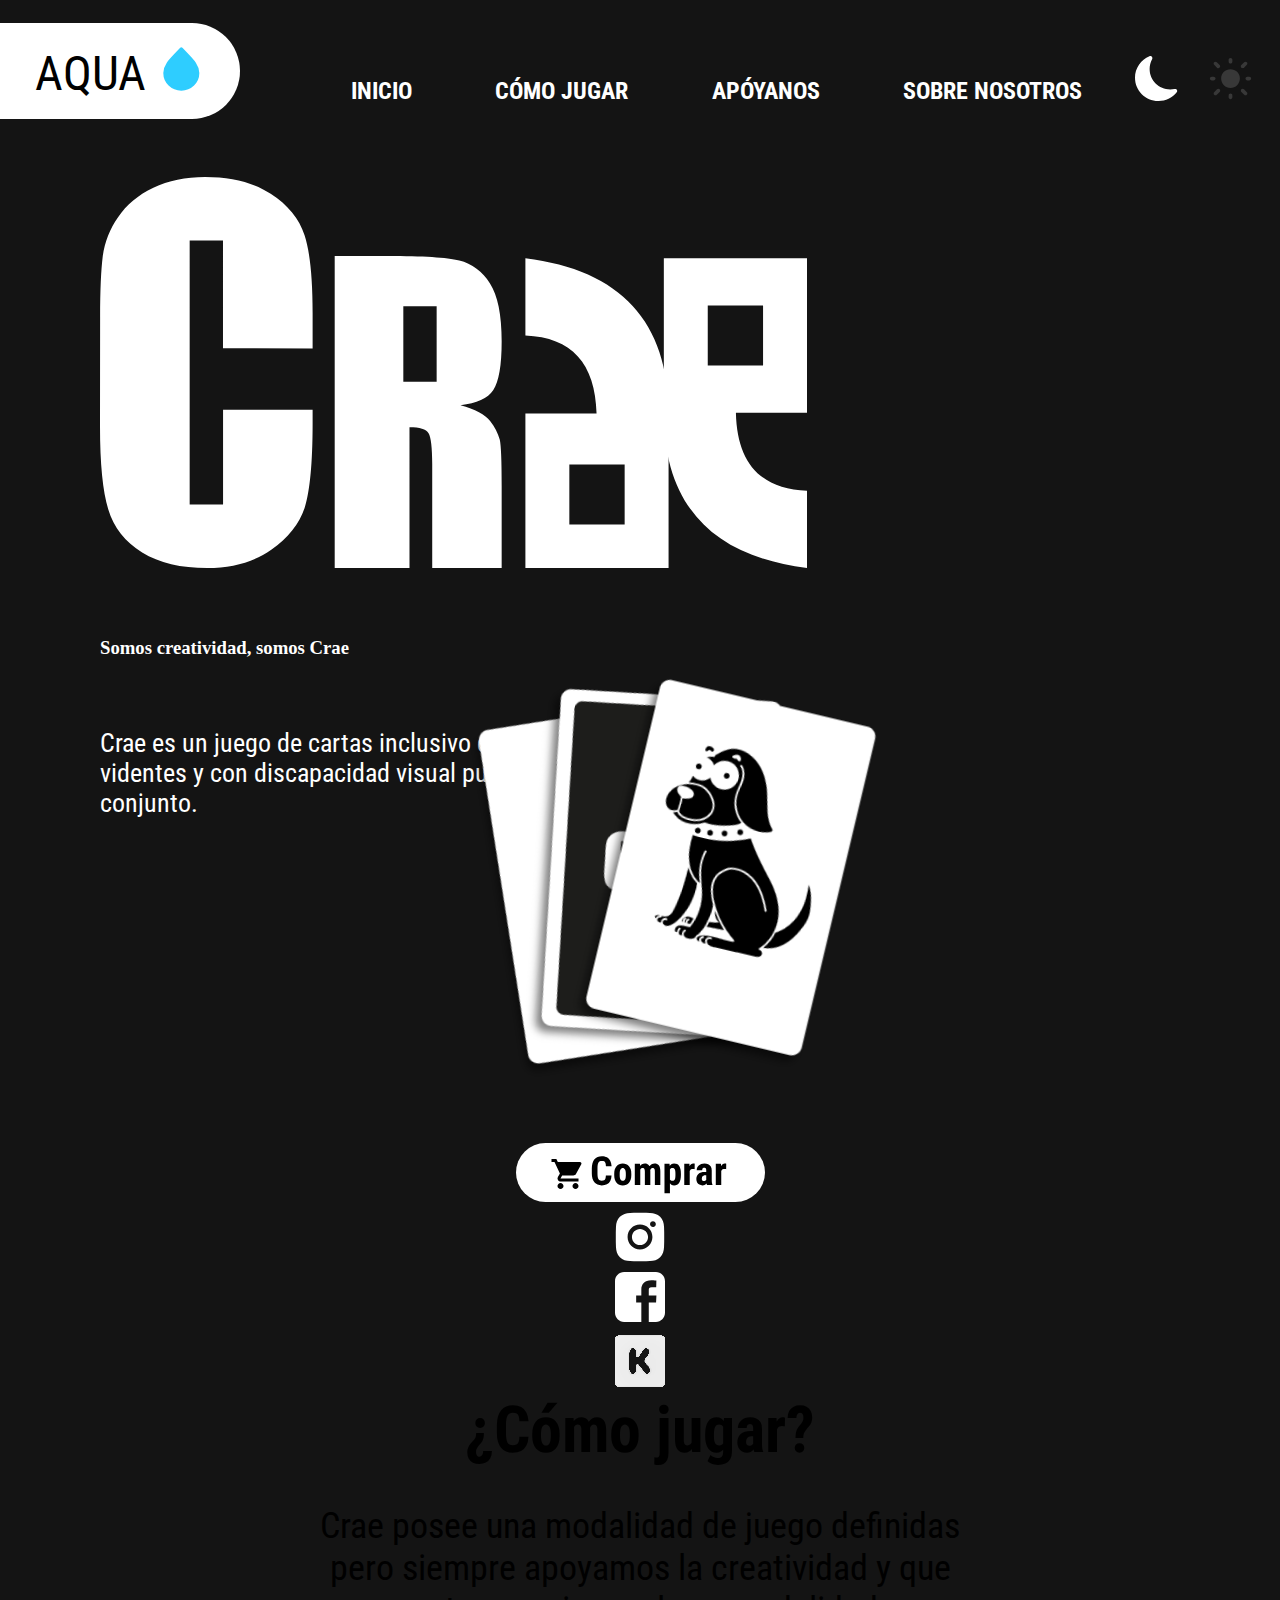
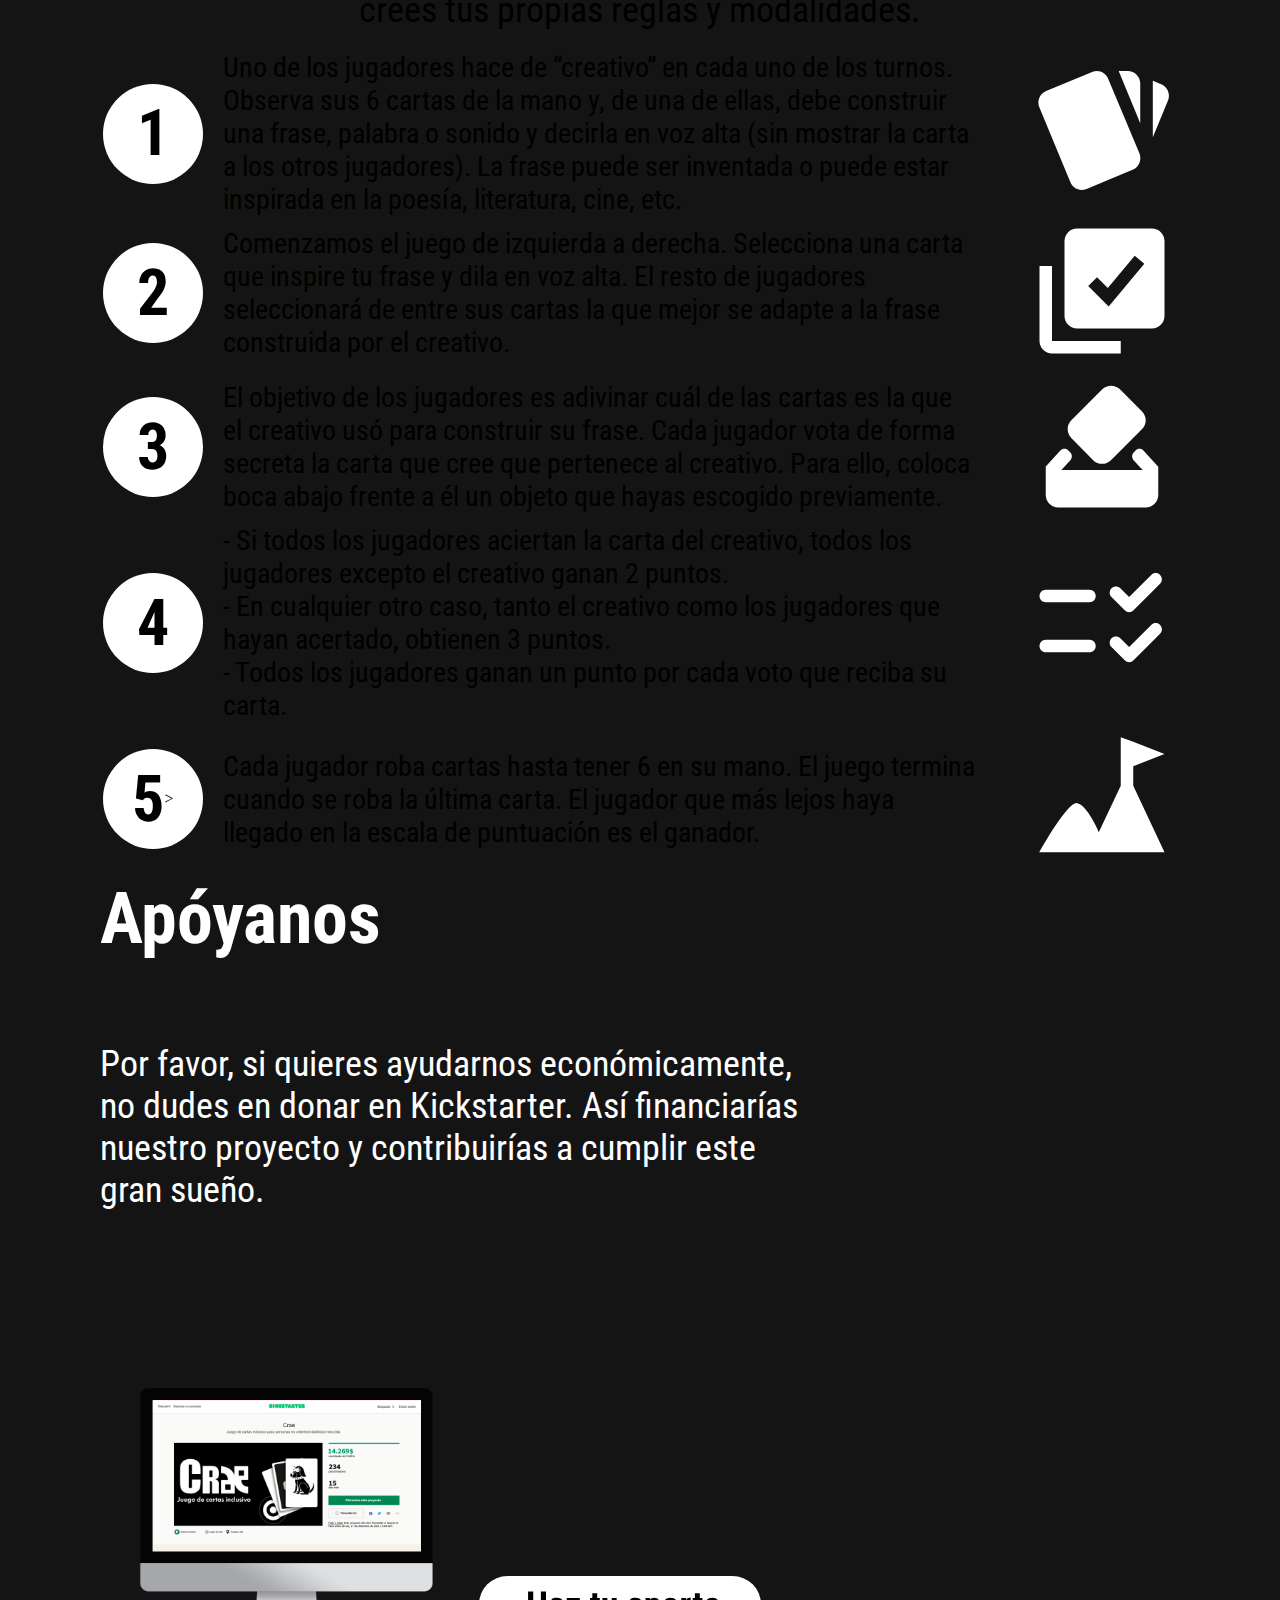
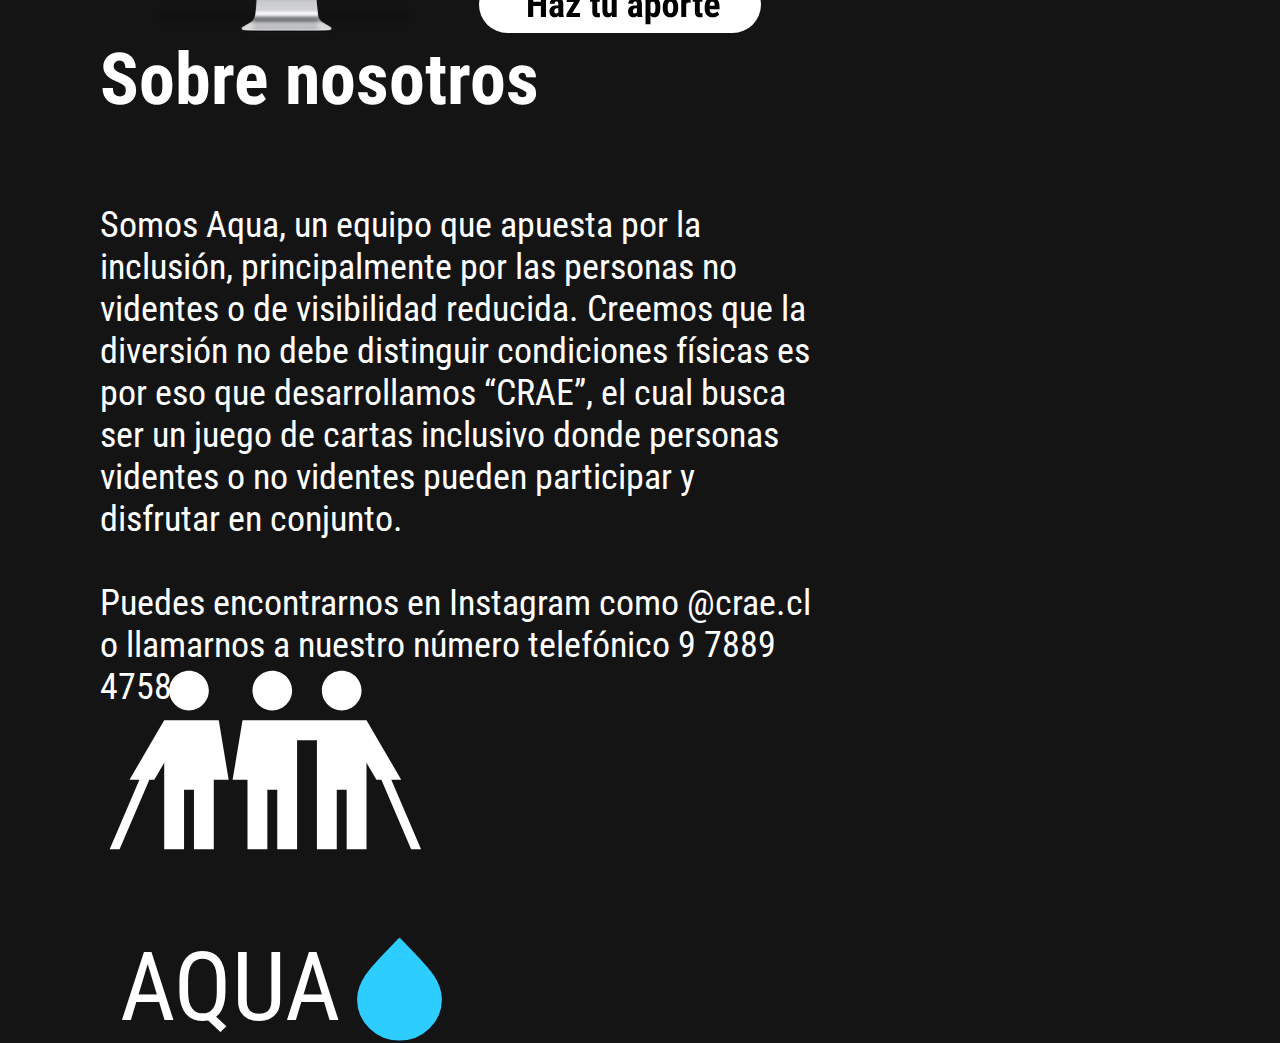
<file: index.html>
<!DOCTYPE html>
<html lang="es">
<head>
    <meta charset="UTF-8">
    <meta name="viewport" content="width=device-width, initial-scale=1.0">
    <title>Examen</title>
    <link rel="stylesheet" href="css/style.css">
</head>
<body>
    <header>
        <section class="header-container">
            <article class="logo-container">
                <p>AQUA</p>
                <img src="section_inicio/storade/img/icon_water.svg" alt="Logo Agua">
            </article>
            <nav class="container_menu">
                <a href="#inicio">INICIO</a>
                <a href="#container_comojugar">CÓMO JUGAR</a>
                <a href="#container_apoyanos">APÓYANOS</a>
                <a href="#container_sobrenosotros">SOBRE NOSOTROS</a>
            </nav>
            <article class="container_mood ">
                <img src="section_inicio/storade/img/icon_moon.svg" alt="Modo oscuro">
                <img src="section_inicio/storade/img/icon_sol.svg" alt="Modo claro">
            </article>
        </section>
    </header>
    
    <main>
        <!-- Sección Inicio -->
        <section id="container_inicio">
            <article class="container_text ">
                <img src="section_inicio/storade/img/text_main.svg" alt="Texto principal">
                <h3>Somos creatividad, somos Crae</h3>
                <p>Crae es un juego de cartas inclusivo donde personas videntes, no videntes y con discapacidad visual pueden participar y disfrutar en conjunto.</p>
            </article>
            <article class="container_img_inicio">
                <img src="section_inicio/storade/img/img_dogs.svg" alt="Imagen del juego">
                <a href="#"><img src="section_inicio/storade/img/button_shop.svg" alt="Botón comprar"></a>
            </article>
            <article class="container_redes">
                <a href="#"><img src="section_inicio/storade/img/icon_Insta.svg" alt="Instagram"></a>
                <a href="#"><img src="section_inicio/storade/img/icon_face.svg" alt="Facebook"></a>
                <a href="#"><img src="section_inicio/storade/img/icon_kick.svg" alt="Kickstarter"></a>
            </article>
        </section>
        
        <!-- Sección Cómo Jugar -->
        <section id="container_comojugar">
            <article class="container_title">
                <h1>¿Cómo jugar?</h1>
                <p>Crae posee una modalidad de juego definidas pero siempre apoyamos la creatividad y que crees tus propias reglas y modalidades.</p>
            </article>
            <article class="reglas">
                <div class="icon_reglas">
                    <h1>1</h1>
                </div>
                <div class="text_reglas">
                    <p>Uno de los jugadores hace de “creativo” en cada uno de los turnos. Observa sus 6 cartas de la mano y, de una de ellas, debe construir una frase, palabra o sonido y decirla en voz alta (sin mostrar la carta a los otros jugadores). La frase puede ser inventada o puede estar inspirada en la poesía, literatura, cine, etc. 
                    </p>
                </div>
                <div class="img_reglas">
                    <img src="section_como_jugar/storade/img/card_option1.svg">
                </div>
            </article>
            <article class="reglas">
                <div class="icon_reglas">
                    <h1>2</h1>
                </div>
                <div class="text_reglas">
                    <p>Comenzamos el juego de izquierda a derecha. Selecciona una carta que inspire tu frase y dila en voz alta. El resto de jugadores seleccionará de entre sus cartas la que mejor se adapte a la frase construida por el creativo.
                    </p>
                </div>
                <div class="img_reglas">
                    <img src="section_como_jugar/storade/img/card_option2.svg">
                </div>
            </article>
            <article class="reglas">
                <div class="icon_reglas">
                    <h1>3</h1>
                </div>
                <div class="text_reglas">
                    <p>El objetivo de los jugadores es adivinar cuál de las cartas es la que el creativo usó para construir su frase. Cada jugador vota de forma secreta la carta que cree que pertenece al creativo. Para ello, coloca boca abajo frente a él un objeto que hayas escogido previamente. 
                    </p>
                </div>
                <div class="img_reglas">
                    <img src="section_como_jugar/storade/img/card_option3.svg">
                </div>
            </article>
            <article class="reglas">
                <div class="icon_reglas">
                    <h1>4</h1>
                </div>
                <div class="text_reglas">
                    <p>- Si todos los jugadores aciertan la carta del creativo, todos los jugadores excepto el creativo ganan 2 puntos.
                        <br> 
                        - En cualquier otro caso, tanto el creativo como los jugadores que hayan acertado, obtienen 3 puntos. 
                        <br>
                        - Todos los jugadores ganan un punto por cada voto que reciba su carta. 
                    </p>
                </div>
                <div class="img_reglas">
                    <img src="section_como_jugar/storade/img/card_option4.svg">
                </div>
            </article>
            <article class="reglas">
                <div class="icon_reglas">
                    <h1>5</h1>>
                </div>
                <div class="text_reglas">
                    <p>Cada jugador roba cartas hasta tener 6 en su mano. El juego termina cuando se roba la última carta. El jugador que más lejos haya llegado en la escala de puntuación es el ganador.
                    </p>
                </div>
                <div class="img_reglas">
                    <img src="section_como_jugar/storade/img/card_option5.svg">
                </div>
            </article>
        </section>
        
        <!-- Sección Apóyanos -->
        <section id="container_apoyanos">
            <article class="container_text">
                <p>Apóyanos</p>
                <p>Por favor, si quieres ayudarnos económicamente, no dudes en donar en Kickstarter.
                    Así financiarías nuestro proyecto y contribuirías a cumplir este gran sueño.</p>
            </article>
            <article class="container_img_apoyanos">
                <img src="section_apoyanos/storade/img/img_computer.svg">
                <a href="#"><img src="section_apoyanos/storade/img/button_haztuaporte.svg"></a>
            </article>
        </section>
        
        <!-- Sección Sobre Nosotros -->
        <section id="container_sobrenosotros">
            <article class="container_text">
                <p>Sobre nosotros</p>
                <p>Somos Aqua, un equipo que apuesta por la inclusión, principalmente por las personas no videntes o de visibilidad reducida.
                    Creemos que la diversión no debe distinguir condiciones físicas es por eso que desarrollamos “CRAE”, el cual busca ser un juego de cartas inclusivo donde personas videntes o no videntes pueden participar y disfrutar en conjunto.
                    <br>
                    <br>
                    Puedes encontrarnos en Instagram como @crae.cl o llamarnos a nuestro número telefónico 9 7889 4758.
                    </p>
            </article>
            <article class="container_img">
                <div class="img_main">
                    <img src="section_sobre_nosotros/storade/img/img1.svg">
                    <img src="section_sobre_nosotros/storade/img/img2.svg">
                </div>
                <div class="text_img">
                    <p>AQUA</p>
                    <img src="section_sobre_nosotros/storade/img/icon_water.svg">
                </div>
            </article>

        </section>
    </main>
</body>
</html>
</file>
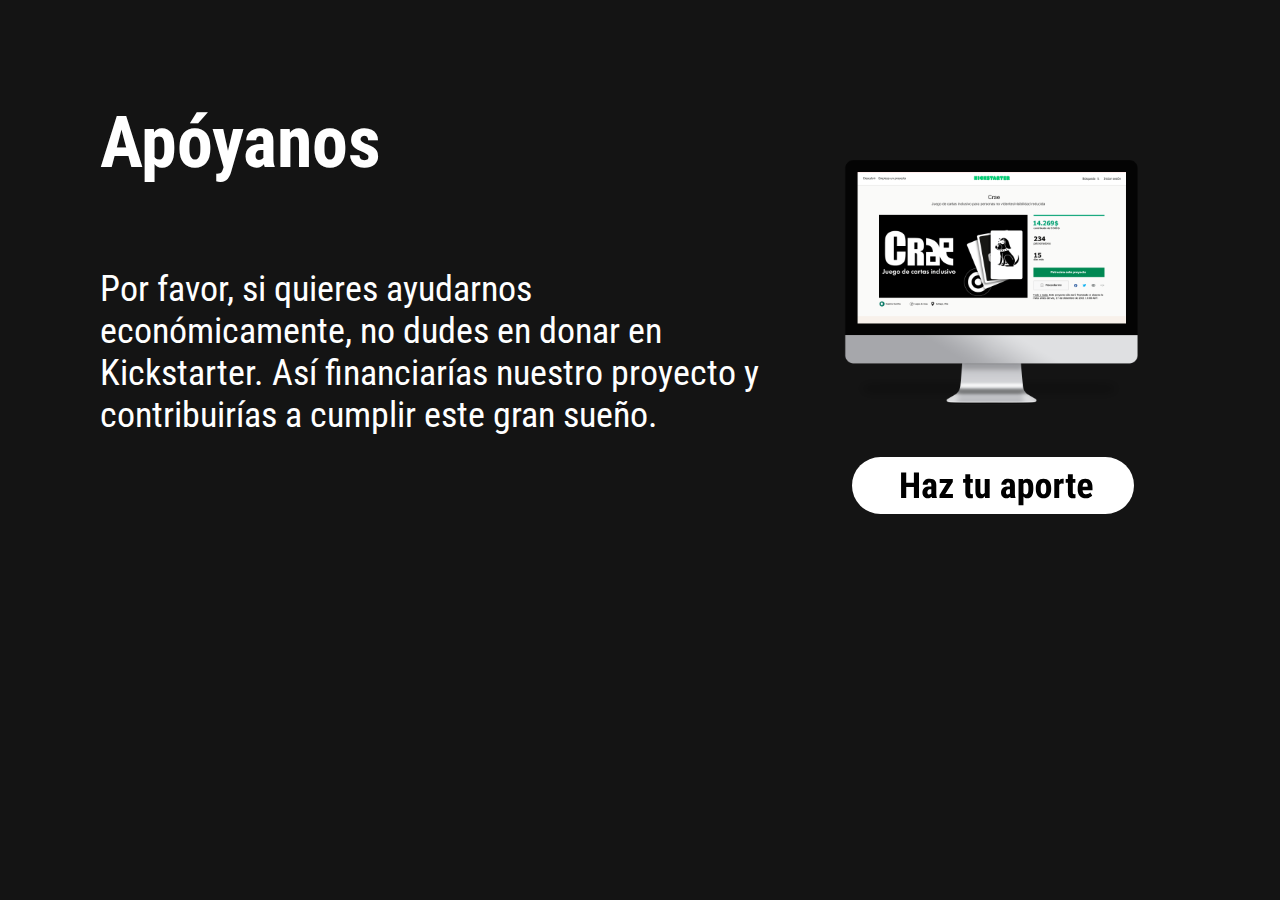
<file: section_apoyanos/index.html>
<!DOCTYPE html>
<html lang="en">
<head>
    <meta charset="UTF-8">
    <meta name="viewport" content="width=device-width, initial-scale=1.0">
    <title>Document</title>
    <link rel="stylesheet" href="css/style.css">
</head>
<body>
    <main>
        <section class="container_apoyanos">
            <article class="container_text">
                <p>Apóyanos</p>
                <p>Por favor, si quieres ayudarnos económicamente, no dudes en donar en Kickstarter.
                    Así financiarías nuestro proyecto y contribuirías a cumplir este gran sueño.</p>
            </article>
            <article class="container_img">
                <img src="storade/img/img_computer.svg">
                <a href="#"><img src="storade/img/button_haztuaporte.svg"></a>
            </article>
        </section>
    </main>
</body>
</html>
</file>
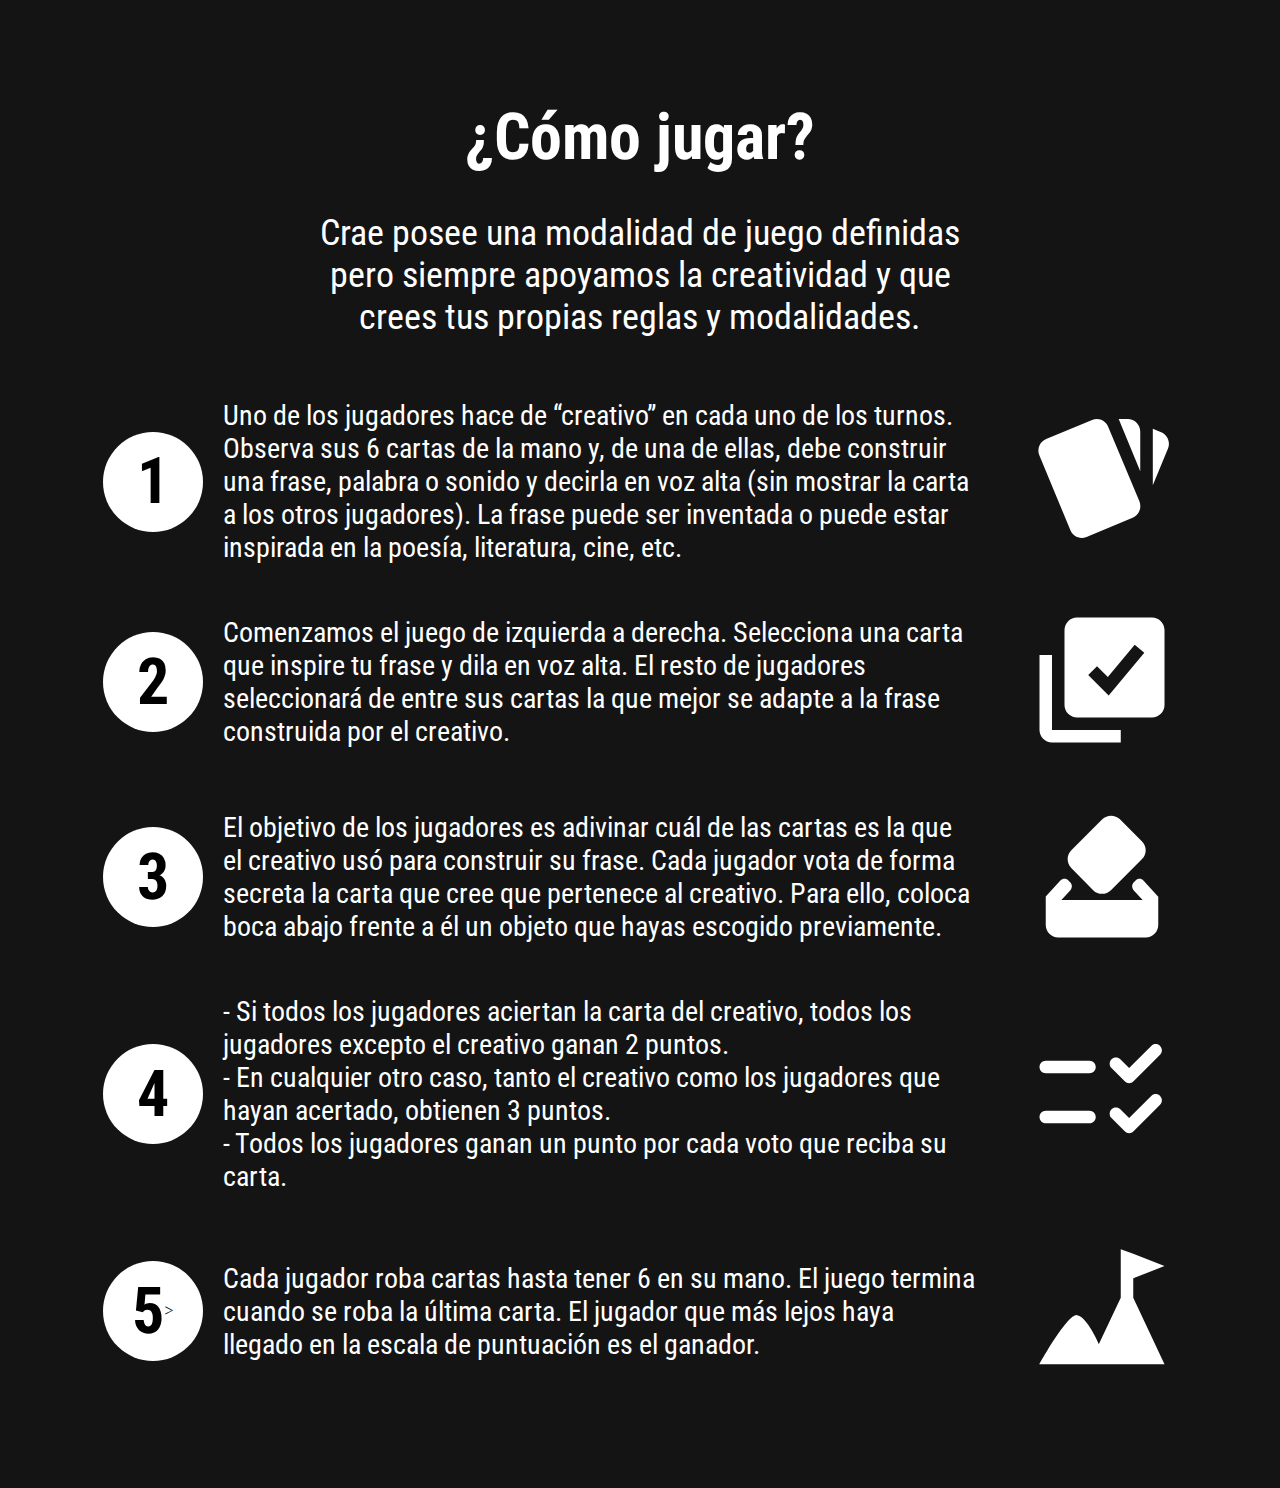
<file: section_como_jugar/index.html>
<!DOCTYPE html>
<html lang="en">
<head>
    <meta charset="UTF-8">
    <meta name="viewport" content="width=device-width, initial-scale=1.0">
    <title>Document</title>
    <link rel="stylesheet" href="css/style.css">
</head>
<body>
    <main>
        <section class="container_comojugar">
            <article class="container_title">
                <h1>¿Cómo jugar?</h1>
                <p>Crae posee una modalidad de juego definidas pero siempre apoyamos la creatividad y que crees tus propias reglas y modalidades.</p>
            </article>
            <article class="reglas">
                <div class="icon_reglas">
                    <h1>1</h1>
                </div>
                <div class="text_reglas">
                    <p>Uno de los jugadores hace de “creativo” en cada uno de los turnos. Observa sus 6 cartas de la mano y, de una de ellas, debe construir una frase, palabra o sonido y decirla en voz alta (sin mostrar la carta a los otros jugadores). La frase puede ser inventada o puede estar inspirada en la poesía, literatura, cine, etc. 
                    </p>
                </div>
                <div class="img_reglas">
                    <img src="storade/img/card_option1.svg">
                </div>
            </article>
            <article class="reglas">
                <div class="icon_reglas">
                    <h1>2</h1>
                </div>
                <div class="text_reglas">
                    <p>Comenzamos el juego de izquierda a derecha. Selecciona una carta que inspire tu frase y dila en voz alta. El resto de jugadores seleccionará de entre sus cartas la que mejor se adapte a la frase construida por el creativo.
                    </p>
                </div>
                <div class="img_reglas">
                    <img src="storade/img/card_option2.svg">
                </div>
            </article>
            <article class="reglas">
                <div class="icon_reglas">
                    <h1>3</h1>
                </div>
                <div class="text_reglas">
                    <p>El objetivo de los jugadores es adivinar cuál de las cartas es la que el creativo usó para construir su frase. Cada jugador vota de forma secreta la carta que cree que pertenece al creativo. Para ello, coloca boca abajo frente a él un objeto que hayas escogido previamente. 
                    </p>
                </div>
                <div class="img_reglas">
                    <img src="storade/img/card_option3.svg">
                </div>
            </article>
            <article class="reglas">
                <div class="icon_reglas">
                    <h1>4</h1>
                </div>
                <div class="text_reglas">
                    <p>- Si todos los jugadores aciertan la carta del creativo, todos los jugadores excepto el creativo ganan 2 puntos.
                        <br> 
                        - En cualquier otro caso, tanto el creativo como los jugadores que hayan acertado, obtienen 3 puntos. 
                        <br>
                        - Todos los jugadores ganan un punto por cada voto que reciba su carta. 
                    </p>
                </div>
                <div class="img_reglas">
                    <img src="storade/img/card_option4.svg">
                </div>
            </article>
            <article class="reglas">
                <div class="icon_reglas">
                    <h1>5</h1>>
                </div>
                <div class="text_reglas">
                    <p>Cada jugador roba cartas hasta tener 6 en su mano. El juego termina cuando se roba la última carta. El jugador que más lejos haya llegado en la escala de puntuación es el ganador.
                    </p>
                </div>
                <div class="img_reglas">
                    <img src="storade/img/card_option5.svg">
                </div>
            </article>
        </section>
    </main>
</body>
</html>
</file>
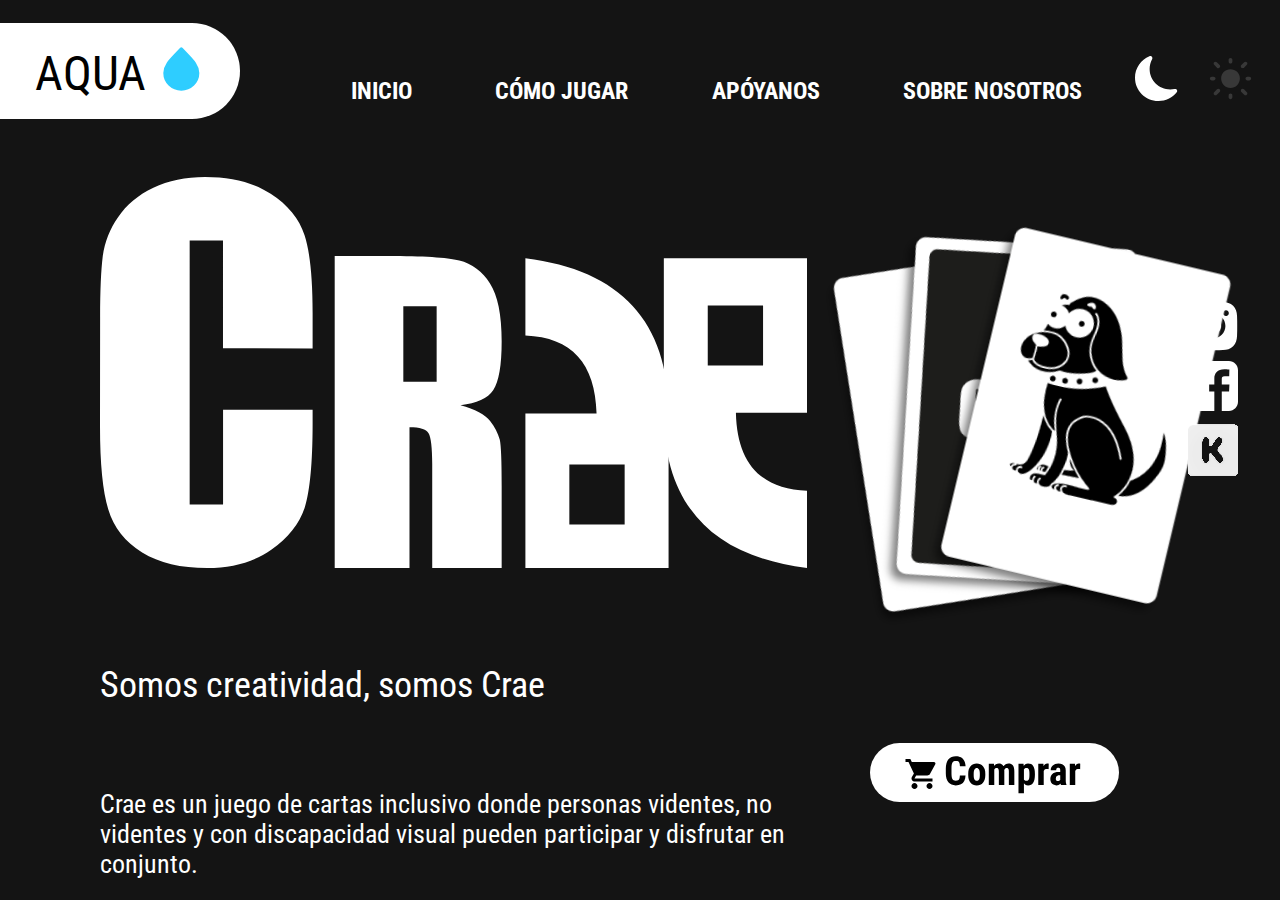
<file: section_inicio/index.html>
<!DOCTYPE html>
<html lang="en">
<head>
    <meta charset="UTF-8">
    <meta name="viewport" content="width=device-width, initial-scale=1.0">
    <title>Document</title>
    <link rel="stylesheet" href="css/style.css">
</head>
<body>
    <header>
        <section class="containerheader">
            <article class="container_aqua">
                <p>AQUA</p>
                <img src="storade/img/icon_water.svg">
            </article>
            <article class="container_menu">
                <a href="#"><p>INICIO</p></a>
                <a href="#"><p>CÓMO JUGAR</p></a>
                <a href="#"><p>APÓYANOS</p></a>
                <a href="#"><p>SOBRE NOSOTROS</p></a>
            </article>
            <article class="container_mood">
                <img src="storade/img/icon_moon.svg">
                <img src="storade/img/icon_sol.svg">
            </article>
        </section>
    </header>
    <main>
        <section class="container_inicio">
            <article class="container_text">
                <img src="storade/img/text_main.svg">
                <p>Somos creatividad, somos Crae</p>
                <p>Crae es un juego de cartas inclusivo donde personas videntes, no videntes y con discapacidad visual pueden participar y disfrutar en conjunto.</p>
            </article>
            <article class="container_img">
                <img src="storade/img/img_dogs.svg">

                    <a href="#"><img src="storade/img/button_shop.svg"></a>
            </article>
            <article class="container_redes">
                <a href=""><img src="storade/img/icon_Insta.svg"></a>
                <a href=""><img src="storade/img/icon_face.svg"></a>
                <a href=""><img src="storade/img/icon_kick.svg"></a>
                
            </article>
        </section>
    </main>
</body>
</html>
</file>
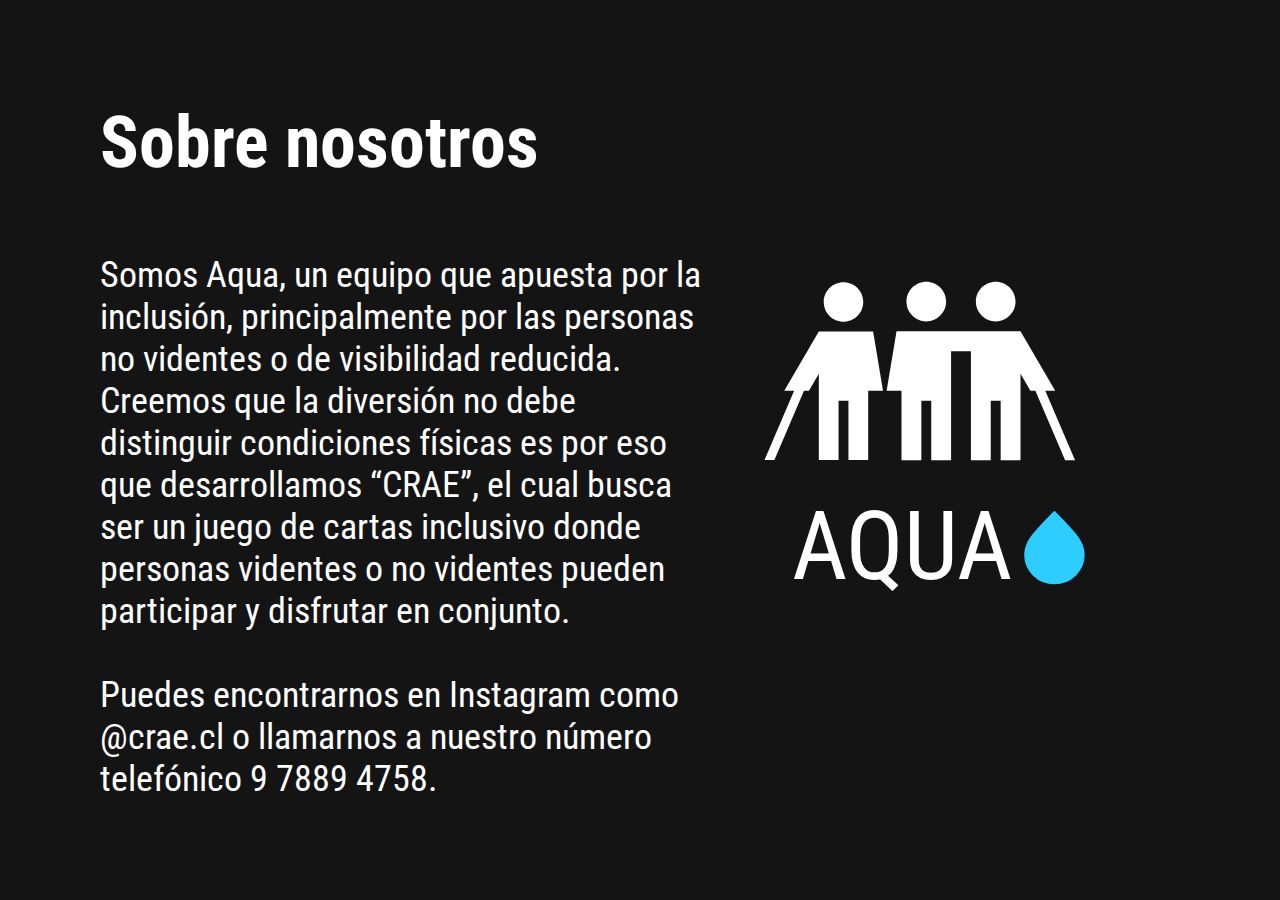
<file: section_sobre_nosotros/index.html>
<!DOCTYPE html>
<html lang="en">
<head>
    <meta charset="UTF-8">
    <meta name="viewport" content="width=device-width, initial-scale=1.0">
    <title>Document</title>
    <link rel="stylesheet" href="css/style.css">
</head>
<body>
    <main>
        <section class="container_sobrenosotros">
            <article class="container_text">
                <p>Sobre nosotros</p>
                <p>Somos Aqua, un equipo que apuesta por la inclusión, principalmente por las personas no videntes o de visibilidad reducida.
                    Creemos que la diversión no debe distinguir condiciones físicas es por eso que desarrollamos “CRAE”, el cual busca ser un juego de cartas inclusivo donde personas videntes o no videntes pueden participar y disfrutar en conjunto.
                    <br>
                    <br>
                    Puedes encontrarnos en Instagram como @crae.cl o llamarnos a nuestro número telefónico 9 7889 4758.
                    </p>
            </article>
            <article class="container_img">
                <div class="img_main">
                    <img src="storade/img/img1.svg">
                    <img src="storade/img/img2.svg">
                </div>
                <div class="text_img">
                    <p>AQUA</p>
                    <img src="storade/img/icon_water.svg">
                </div>
            </article>

        </section>
    </main>
</body>
</html>
</file>
<file: css/style.css>
@import url(variables.css);
*{

    margin: 0;
    padding: 0;
    box-sizing: border-box;
}
body{
    background: var(--color-fond);
    width: 100%;
    height: 4100px;
}

/* HEADER */
.header-container{
    display: flex;
    width: 100%;
    height: 141px;
    padding-right: 27px;
    align-items: center;
    justify-content: space-between;
}
.logo-container {
    position: relative;
    left: -58px;
    background: var(--color-1);
    color: var(--color-2);
    width: 298px;
    height: 96px;
    display: flex;
    flex-direction: row;
    gap: 11px;
    padding-top: 22px;
    padding-bottom: 28px;
    padding-left: 93px;
    padding-right: 48px;
    border-radius: 48px;
    p{
        font-family: "RobotoCondensed-Regular";
        font-size: 48px;
    }
}
.container_menu {
    width: 732px;
    height: 38px;
    margin-top: 50px;
    display: flex;
    flex-direction: row;
    justify-content: space-between;
    a{
        text-decoration: none;
        color: var(--color-1);
        font-family: "RobotoCondensed-Bold";
            font-size: 24px;
    
    }

}
.container_mood {
    margin-top: 16px;
    height: 45px;
    gap: 28px;
    display: flex;
    flex-direction: row;

}

/* SECTION INICIO */
main{
    padding: 36px 100px;
    width: 100%;
}
.container_inicio {
    display: flex;
    width: 100%;
    justify-content: space-between;
}
.container_text {
    display: flex;
    width: 707px;
    flex-direction: column;
    gap: 13px;
    color: var(--color-1);
    img:nth-child(1){
        width: 707px;
        height: 391px;
    }
    p:nth-child(2){
        margin-top: 13px;
        font-family: "RobotoCondensed-Bold";
        font-size: 56.4px;
    }
    p:nth-child(3){
        font-family: "RobotoCondensed-Regular";
        font-size: 26px;
    }
}
.container_img_inicio {
    display: flex;
    flex-direction: column;
    align-items: center;

}
.container_redes {
    display: flex;
    flex-direction: column;
    align-items: center;
    justify-content: end;
    gap: 8px;

    a:nth-child(2){
        margin-top: -8px;
    }

}

/* SECTION COMO JUGAR */

.container_comojugar {
    display: flex;
    flex-direction: column;
    color: var(--color-1);
    gap: 41px;
    margin-top: 200px;
}
.container_title {
    display: flex;
    flex-direction: column;
    justify-content: center;
    align-items: center;
    text-align: center;
    gap: 41px;
    h1{
        width: 363px;
        height: 71px;
        font-family: "RobotoCondensed-Bold";
        font-size: 64px;
    }
    p{
        width: 654px;
        height: 146px;
        font-family: "RobotoCondensed-Regular";
        font-size: 36px;
    }
}
.reglas {
    display: flex;
    flex-direction: row;
    gap: 52px;
    align-items: center;
    justify-content: center;
}
.icon_reglas {
    display: flex;
    background: var(--color-1);
    width: 100px;
    height: 100px;
    align-items: center;
    justify-content: center;
    color: var(--color-2);
    border-radius: 50%;
    h1{
        font-family: "RobotoCondensed-Bold";
        font-size: 64px;
    }
}
.text_reglas{
    display: flex;
    width: 752px;
    margin-left: -32px;
    p{
        font-family: "RobotoCondensed-Regular";
        font-size: 28px;
    }
}

.img_reglas {
    img{
        width: 150px;
        height: 150px;
    }
}

/* SECTION APOYANOS */

.container_apoyanos {
    display: flex;
    justify-content: space-between;
    width: 100%;
    margin-top: 212px;
}
.container_text {
    display: flex;
    flex-direction: column;
    width: 751px;
    height: 184px;
    gap: 83px;
    color: var(--color-1);
    p:nth-child(1){
        font-family: "RobotoCondensed-Bold";
        font-size: 72px;
    }
    p:nth-child(2){
        font-family: "RobotoCondensed-Regular";
        font-size: 36px;
    }
}
.container_img {
    display: flex;
    flex-direction: column;
    align-items: center;
    width: 375px;
    height: 305px;
    gap: 52px;

    a{
        margin-top: 50px;
    }
}

/* SECTION SOBRE NOSOTROS */

.container_sobrenosotros {
    display: flex;
    justify-content: space-between;
    margin-top: 279px;
}
.container_text {
    display: flex;
    flex-direction: column;
    width: 713px;
    height: 452px;
    gap: 69px;
    color: var(--color-1);
    p:nth-child(1){
        font-family: "RobotoCondensed-Bold";
        font-size: 72px;
    }
    p:nth-child(2){
        font-family: "RobotoCondensed-Regular";
        font-size: 36px;
    }
}
.container_img {
    display: flex;
    flex-direction: column;
    align-items: center;
    margin-top: 152px;
    p{
        font-family: "RobotoCondensed-Regular";
        font-size: 96px;
        color: var(--color-1);
    }
}
.img_main {
    display: flex;
    img:nth-child(1){
        position: relative;
        right: -20px;
    }
    img:nth-child(2){
        position: relative;
        left: -100px;
    }


}
.text_img {
    display: flex;
    flex-direction: row;
}
</file>
<file: section_apoyanos/css/style.css>
@import url(variables.css);
*{

    margin: 0;
    padding: 0;
    box-sizing: border-box;
}
body{
    background: var(--color-fond);
}
main{
    padding: 100px;
}
.container_apoyanos {
    display: flex;
    gap: 37px;
    width: 100%;
}
.container_text {
    display: flex;
    flex-direction: column;
    width: 751px;
    height: 184px;
    gap: 83px;
    color: var(--color-1);
    p:nth-child(1){
        font-family: "RobotoCondensed-Bold";
        font-size: 72px;
    }
    p:nth-child(2){
        font-family: "RobotoCondensed-Regular";
        font-size: 36px;
    }
}
.container_img {
    display: flex;
    flex-direction: column;
    align-items: center;
    width: 375px;
    height: 305px;
    gap: 52px;
}
</file>
<file: section_como_jugar/css/style.css>
@import url(variables.css);
*{

    margin: 0;
    padding: 0;
    box-sizing: border-box;

}
body{
    background: var(--color-fond);
}
main{
    padding: 100px;
}
.container_comojugar {
    display: flex;
    flex-direction: column;
    color: var(--color-1);
    gap: 41px;
}
.container_title {
    display: flex;
    flex-direction: column;
    justify-content: center;
    align-items: center;
    text-align: center;
    gap: 41px;
    h1{
        width: 363px;
        height: 71px;
        font-family: "RobotoCondensed-Bold";
        font-size: 64px;
    }
    p{
        width: 654px;
        height: 146px;
        font-family: "RobotoCondensed-Regular";
        font-size: 36px;
    }
}
.reglas {
    display: flex;
    flex-direction: row;
    gap: 52px;
    align-items: center;
    justify-content: center;
}
.icon_reglas {
    display: flex;
    background: var(--color-1);
    width: 100px;
    height: 100px;
    align-items: center;
    justify-content: center;
    color: var(--color-2);
    border-radius: 50%;
    h1{
        font-family: "RobotoCondensed-Bold";
        font-size: 64px;
    }
}
.text_reglas{
    display: flex;
    width: 752px;
    margin-left: -32px;
    p{
        font-family: "RobotoCondensed-Regular";
        font-size: 28px;
    }
}

.img_reglas {
    img{
        width: 150px;
        height: 150px;
    }
}
</file>
<file: section_inicio/css/style.css>
@import url(variables.css);
*{

    margin: 0;
    padding: 0;
    box-sizing: border-box;
}
body{
    background: var(--color-fond);
}

/* HEADER */
.containerheader {
    display: flex;
    width: 100%;
    height: 141px;
    padding-right: 27px;
    align-items: center;
    justify-content: space-between;
}
.container_aqua {
    position: relative;
    left: -58px;
    background: var(--color-1);
    color: var(--color-2);
    width: 298px;
    height: 96px;
    display: flex;
    flex-direction: row;
    gap: 11px;
    padding-top: 22px;
    padding-bottom: 28px;
    padding-left: 93px;
    padding-right: 48px;
    border-radius: 48px;
    p{
        font-family: "RobotoCondensed-Regular";
        font-size: 48px;
    }
}
.container_menu {
    width: 732px;
    height: 38px;
    margin-top: 50px;
    display: flex;
    flex-direction: row;
    justify-content: space-between;
    a{
        text-decoration: none;
        color: var(--color-1);
        p{
            font-family: "RobotoCondensed-Bold";
            font-size: 24px;
    
    
        }
    }

}
.container_mood {
    margin-top: 16px;
    height: 45px;
    gap: 28px;
    display: flex;
    flex-direction: row;

}

/* INICIO */
main{
    padding: 36px 100px;
    width: 100%;
}
.container_inicio {
    display: flex;
    width: 100%;
    justify-content: space-between;
}
.container_text {
    display: flex;
    width: 707px;
    flex-direction: column;
    gap: 13px;
    color: var(--color-1);
    img:nth-child(1){
        width: 707px;
        height: 391px;
    }
    p:nth-child(2){
        margin-top: 13px;
        font-family: "RobotoCondensed-Regular";
        font-size: 56.4px;
    }
    p:nth-child(3){
        font-family: "RobotoCondensed-Regular";
        font-size: 26px;
    }
}
.container_img {
    display: flex;
    flex-direction: column;
    align-items: center;

}
.container_redes {
    display: flex;
    flex-direction: column;
    align-items: center;
    justify-content: end;
    gap: 8px;

    a:nth-child(2){
        margin-top: -8px;
    }

}

/* SECTION COMO JUGAR */
.container_comojugar {
    display: flex;
    flex-direction: column;
    color: var(--color-1);
    gap: 41px;
}
.container_title {
    display: flex;
    flex-direction: column;
    justify-content: center;
    align-items: center;
    text-align: center;
    gap: 41px;
    h1{
        width: 363px;
        height: 71px;
        font-family: "RobotoCondensed-Bold";
        font-size: 64px;
    }
    p{
        width: 654px;
        height: 146px;
        font-family: "RobotoCondensed-Regular";
        font-size: 36px;
    }
}
.reglas {
    display: flex;
    flex-direction: row;
    gap: 52px;
    align-items: center;
    justify-content: center;
}
.icon_reglas {
    display: flex;
    background: var(--color-1);
    width: 100px;
    height: 100px;
    align-items: center;
    justify-content: center;
    color: var(--color-2);
    border-radius: 50%;
    h1{
        font-family: "RobotoCondensed-Bold";
        font-size: 64px;
    }
}
.text_reglas{
    display: flex;
    width: 752px;
    margin-left: -32px;
    p{
        font-family: "RobotoCondensed-Regular";
        font-size: 28px;
    }
}

.img_reglas {
    img{
        width: 150px;
        height: 150px;
    }
}

/* SECTION APOYANOS */

.container_apoyanos {
    display: flex;
    gap: 37px;
    width: 100%;
}
.container_text {
    display: flex;
    flex-direction: column;
    width: 751px;
    height: 184px;
    gap: 83px;
    color: var(--color-1);
    p:nth-child(1){
        font-family: "RobotoCondensed-Bold";
        font-size: 72px;
    }
    p:nth-child(2){
        font-family: "RobotoCondensed-Regular";
        font-size: 36px;
    }
}
.container_img {
    display: flex;
    flex-direction: column;
    align-items: center;
    width: 375px;
    height: 305px;
    gap: 52px;
}
</file>
<file: section_sobre_nosotros/css/style.css>
@import url(variables.css);
*{

    margin: 0;
    padding: 0;
    box-sizing: border-box;
}
body{
    background: var(--color-fond);
}
main{
    padding: 100px;
}
.container_sobrenosotros {
    display: flex;
    justify-content: space-between;
}
.container_text {
    display: flex;
    flex-direction: column;
    width: 713px;
    height: 452px;
    gap: 69px;
    color: var(--color-1);
    p:nth-child(1){
        font-family: "RobotoCondensed-Bold";
        font-size: 72px;
    }
    p:nth-child(2){
        font-family: "RobotoCondensed-Regular";
        font-size: 36px;
    }
}
.container_img {
    display: flex;
    flex-direction: column;
    align-items: center;
    margin-top: 152px;
    p{
        font-family: "RobotoCondensed-Regular";
        font-size: 96px;
        color: var(--color-1);
    }
}
.img_main {
    display: flex;
    img:nth-child(1){
        position: relative;
        right: -20px;
    }
    img:nth-child(2){
        position: relative;
        left: -100px;
    }


}
.text_img {
    display: flex;
    flex-direction: row;
}
</file>
